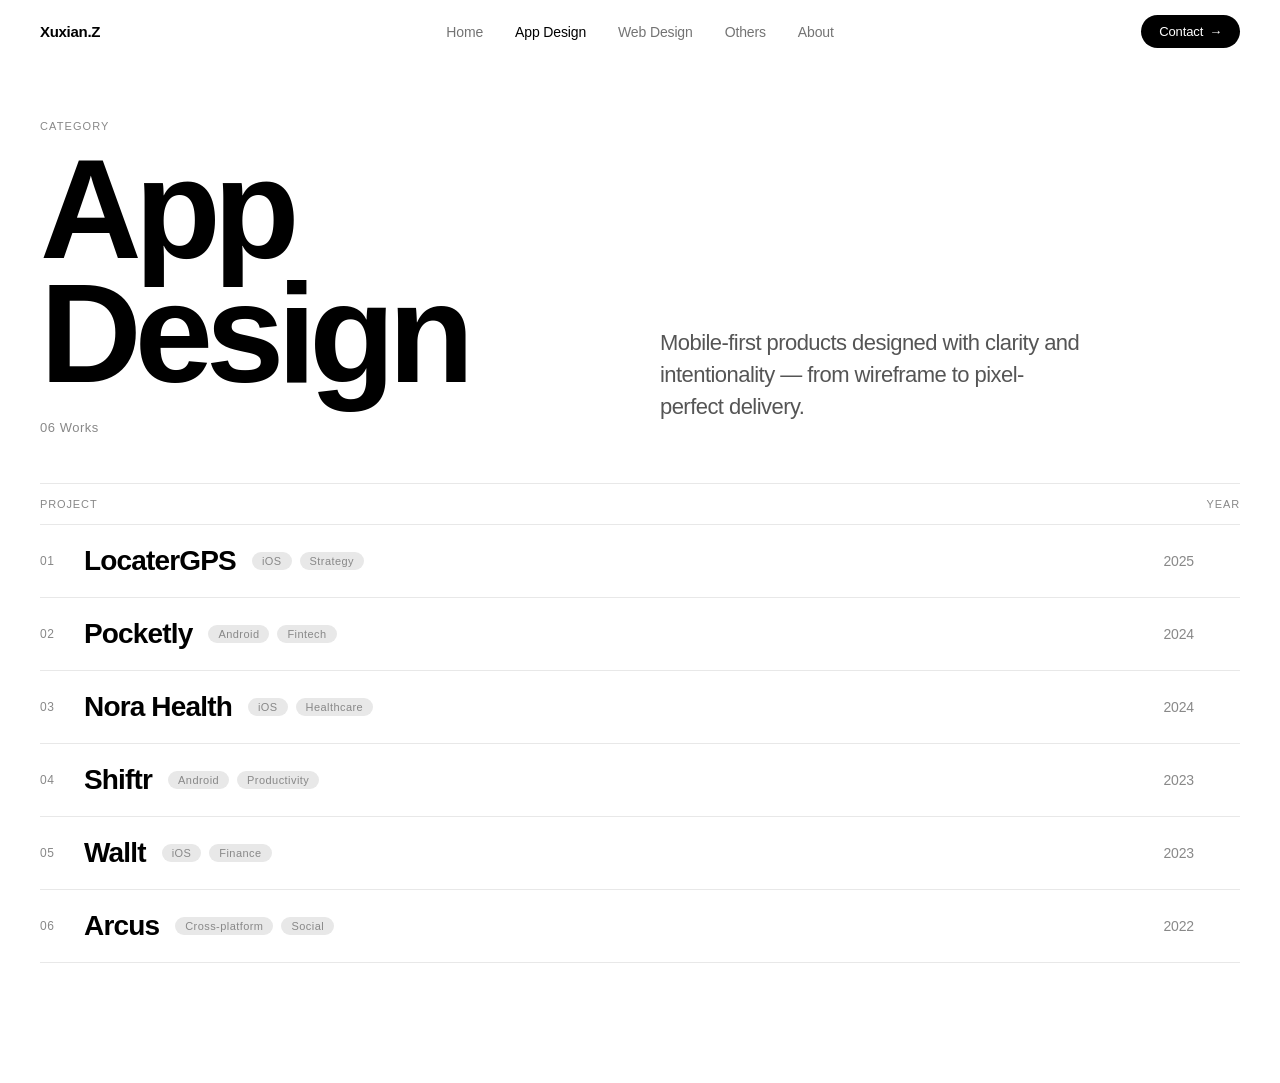
<file: app-design.html>
<!DOCTYPE html>
<html lang="en">
<head>
  <meta charset="UTF-8" />
  <meta name="viewport" content="width=device-width, initial-scale=1.0" />
  <title>Xuxian.Z — App Design</title>
  <link rel="stylesheet" href="global.css" />
</head>
<body class="g-page">

<!--
  ╔══════════════════════════════════════════════════════════════╗
  ║  ✏️  CONTENT CONFIG — app-design.html                        ║
  ║  复制此文件即可生成 web-design.html / others.html            ║
  ║  只需修改 nav 中的 active 项 + PAGE + PROJECTS 三处          ║
  ╠══════════════════════════════════════════════════════════════╣
  ║                                                              ║
  ║  【SITE】全站通用（与其他页面保持一致）                      ║
  ║    nav.active   将当前页对应条目改为 true，其余为 false      ║
  ║                                                              ║
  ║  【PAGE】类别页内容                                          ║
  ║    categoryTitle  左侧超大分类标题（如 "App\nDesign"）       ║
  ║                   支持 \n 换行，可主动控制断行位置           ║
  ║    categoryLabel  标题上方的小标签文字                       ║
  ║    count          作品总数（显示在标题下方，如 "06 Works"）  ║
  ║    description    右上角的分类描述文字                       ║
  ║                                                              ║
  ║  【PROJECTS】作品列表（列表式布局）                          ║
  ║    name    作品名称（左对齐，点击跳转）                      ║
  ║    year    年份（右对齐）                                    ║
  ║    tags    标签数组（年份左侧，中灰色）                      ║
  ║    href    跳转页面文件名                                    ║
  ║                                                              ║
  ╚══════════════════════════════════════════════════════════════╝
-->

<script id="PAGE_CONFIG" type="application/json">
{
  "SITE": {
    "logo": "Xuxian.Z",
    "nav": [
      { "label": "Home",       "href": "index.html",      "active": false },
      { "label": "App Design", "href": "app-design.html", "active": true  },
      { "label": "Web Design", "href": "web-design.html", "active": false },
      { "label": "Others",     "href": "others.html",     "active": false },
      { "label": "About",      "href": "about.html",      "active": false }
    ],
    "contactHref": "#"
  },

  "PAGE": {
    "categoryTitle": "App\nDesign",
    "categoryLabel": "Category",
    "count":         "06 Works",
    "description":   "Mobile-first products designed with clarity and intentionality — from wireframe to pixel-perfect delivery."
  },

  "PROJECTS": [
    {
      "name": "LocaterGPS",
      "year": "2025",
      "tags": ["iOS", "Strategy"],
      "href": "project-locatergps.html"
    },
    {
      "name": "Pocketly",
      "year": "2024",
      "tags": ["Android", "Fintech"],
      "href": "project-pocketly.html"
    },
    {
      "name": "Nora Health",
      "year": "2024",
      "tags": ["iOS", "Healthcare"],
      "href": "project-nora-health.html"
    },
    {
      "name": "Shiftr",
      "year": "2023",
      "tags": ["Android", "Productivity"],
      "href": "project-shiftr.html"
    },
    {
      "name": "Wallt",
      "year": "2023",
      "tags": ["iOS", "Finance"],
      "href": "project-wallt.html"
    },
    {
      "name": "Arcus",
      "year": "2022",
      "tags": ["Cross-platform", "Social"],
      "href": "project-arcus.html"
    }
  ]
}
</script>

<!-- ================================================================
     ⚙️  渲染层（通常无需修改）
     ================================================================ -->

<style>
  /* ── 类别页专属样式 ── */

  /* 上方区域：左侧超大标题 + 右侧描述 */
  .cat-hero {
    display: grid;
    grid-template-columns: 1fr 1fr;
    align-items: end;
    padding: 56px var(--page-px) 0;
    gap: 40px;
    animation: g-fadeUp 0.8s var(--ease-spring) both;
  }

  /* 标题侧 */
  .cat-title-col {}

  .cat-label {
    font-size: 11px;
    font-weight: 500;
    letter-spacing: 0.1em;
    text-transform: uppercase;
    color: var(--gray);
    margin-bottom: 16px;
  }

  .cat-title {
    font-size: clamp(64px, 11vw, 150px);
    font-weight: 800;
    letter-spacing: -0.05em;
    line-height: 0.88;
    white-space: pre-line; /* 支持 \n 换行 */
  }

  .cat-count {
    margin-top: 24px;
    font-size: 13px;
    color: var(--gray);
    letter-spacing: 0.04em;
    font-weight: 500;
  }

  /* 描述侧 */
  .cat-desc-col {
    padding-bottom: 12px;
  }

  .cat-desc {
    font-size: clamp(16px, 2vw, 22px);
    font-weight: 500;
    letter-spacing: -0.025em;
    line-height: 1.45;
    color: var(--gray-mid);
    max-width: 420px;
  }

  /* 分隔线 */
  .cat-divider {
    border: none;
    border-top: 1px solid var(--light-gray);
    margin: 48px var(--page-px) 0;
  }

  /* ── 列表区 ── */
  .cat-list {
    padding: 0 var(--page-px) 120px;
    animation: g-fadeUp 0.8s 0.15s var(--ease-spring) both;
  }

  /* 表头 */
  .cat-list-header {
    display: flex;
    justify-content: space-between;
    align-items: center;
    padding: 14px 0;
    border-bottom: 1px solid var(--light-gray);
  }

  .cat-list-header span {
    font-size: 11px;
    font-weight: 500;
    letter-spacing: 0.08em;
    text-transform: uppercase;
    color: var(--gray);
  }

  /* 每一行 */
  .cat-row {
    display: flex;
    justify-content: space-between;
    align-items: center;
    padding: 0 0;
    border-bottom: 1px solid var(--light-gray);
    text-decoration: none;
    color: inherit;
    cursor: pointer;
    transition: background 0.18s ease;
    /* 溢出动画 */
    position: relative;
    overflow: hidden;
  }

  /* 行内悬停背景滑入 */
  .cat-row::before {
    content: '';
    position: absolute;
    inset: 0;
    background: var(--off-white);
    transform: translateX(-100%);
    transition: transform 0.3s var(--ease-spring);
    z-index: 0;
  }
  .cat-row:hover::before { transform: translateX(0); }

  .cat-row-left,
  .cat-row-right {
    position: relative;
    z-index: 1;
    display: flex;
    align-items: center;
    gap: 16px;
    padding: 20px 0;
  }

  /* 序号 */
  .cat-row-num {
    font-size: 12px;
    font-weight: 500;
    color: var(--gray);
    letter-spacing: 0.04em;
    min-width: 28px;
    flex-shrink: 0;
  }

  /* 作品名 */
  .cat-row-name {
    font-size: clamp(18px, 2.4vw, 28px);
    font-weight: 700;
    letter-spacing: -0.03em;
    transition: letter-spacing 0.25s ease;
  }
  .cat-row:hover .cat-row-name { letter-spacing: -0.01em; }

  /* 标签 */
  .cat-row-tags {
    display: flex;
    gap: 8px;
    flex-shrink: 0;
  }

  .cat-row-tag {
    font-size: 11px;
    font-weight: 500;
    letter-spacing: 0.04em;
    color: var(--gray);
    background: var(--light-gray);
    padding: 3px 10px;
    border-radius: 100px;
    white-space: nowrap;
    transition: background 0.2s ease, color 0.2s ease;
  }
  .cat-row:hover .cat-row-tag {
    background: #ddd;
    color: var(--black);
  }

  /* 年份 */
  .cat-row-year {
    font-size: 14px;
    font-weight: 400;
    color: var(--gray);
    letter-spacing: -0.01em;
    white-space: nowrap;
    min-width: 44px;
    text-align: right;
  }

  /* 跳转箭头 */
  .cat-row-arrow {
    font-size: 18px;
    color: var(--black);
    opacity: 0;
    transform: translateX(-8px);
    transition: opacity 0.2s ease, transform 0.2s var(--ease-spring);
    margin-left: 12px;
  }
  .cat-row:hover .cat-row-arrow {
    opacity: 1;
    transform: translateX(0);
  }

  /* ── Responsive ── */
  @media (max-width: 768px) {
    .cat-hero { grid-template-columns: 1fr; padding: 40px var(--page-px-mob) 0; gap: 24px; }
    .cat-desc-col { padding-bottom: 0; }
    .cat-divider  { margin: 36px var(--page-px-mob) 0; }
    .cat-list     { padding: 0 var(--page-px-mob) 80px; }
    .cat-row-tags { display: none; } /* 小屏隐藏标签 */
    .cat-row-name { font-size: 18px; }
  }
</style>

<!-- ── HEADER ── -->
<header class="g-header" id="g-header">
  <a href="index.html" class="g-logo" id="g-logo"></a>
  <nav class="g-nav" id="g-nav"></nav>
  <a href="#" class="g-btn-contact" id="g-contact">Contact <span class="arrow">→</span></a>
</header>

<!-- ================================================================
     📌  类别页核心内容区 — HERO（左侧大标题 + 右侧描述）
     ================================================================ -->
<div class="cat-hero">
  <div class="cat-title-col">
    <p class="cat-label"   id="cat-label"></p>
    <h1 class="cat-title"  id="cat-title"></h1>
    <p class="cat-count"   id="cat-count"></p>
  </div>
  <div class="cat-desc-col">
    <p class="cat-desc" id="cat-desc"></p>
  </div>
</div>

<hr class="cat-divider" />

<!-- ================================================================
     📌  类别页核心内容区 — PROJECT LIST（列表布局）
     ================================================================ -->
<section class="cat-list">
  <div class="cat-list-header">
    <span>Project</span>
    <span>Year</span>
  </div>
  <div id="cat-rows"></div>
</section>

<script src="global-nav.js"></script>
<script>
  const cfg = JSON.parse(document.getElementById('PAGE_CONFIG').textContent);

  // ── Hero ──
  document.getElementById('cat-label').textContent = cfg.PAGE.categoryLabel;
  document.getElementById('cat-title').textContent = cfg.PAGE.categoryTitle;
  document.getElementById('cat-count').textContent = cfg.PAGE.count;
  document.getElementById('cat-desc').textContent  = cfg.PAGE.description;

  // ── Project List ──
  const rows = document.getElementById('cat-rows');
  cfg.PROJECTS.forEach((p, i) => {
    const a = document.createElement('a');
    a.href      = p.href;
    a.className = 'cat-row';
    a.innerHTML = `
      <div class="cat-row-left">
        <span class="cat-row-num">${String(i + 1).padStart(2, '0')}</span>
        <span class="cat-row-name">${p.name}</span>
        <div class="cat-row-tags">
          ${p.tags.map(t => `<span class="cat-row-tag">${t}</span>`).join('')}
        </div>
      </div>
      <div class="cat-row-right">
        <span class="cat-row-year">${p.year}</span>
        <span class="cat-row-arrow">→</span>
      </div>`;
    rows.appendChild(a);
  });

  // ── Header 滚动边框 ──
  const hdr = document.getElementById('g-header');
  window.addEventListener('scroll', () =>
    hdr.classList.toggle('is-scrolled', scrollY > 10), { passive: true });
</script>

</body>
</html>
</file>
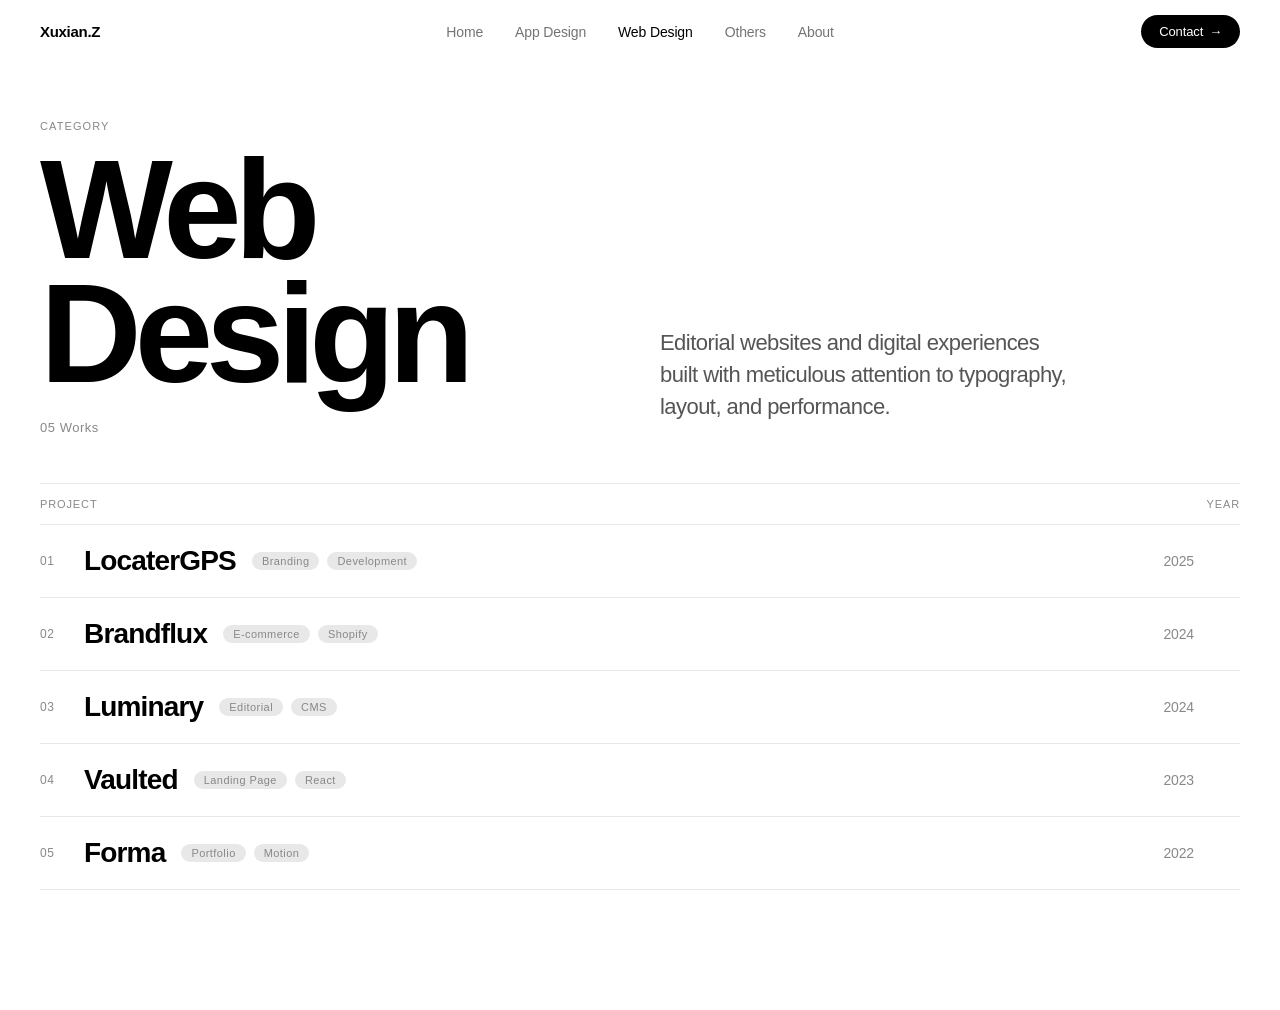
<file: web-design.html>
<!DOCTYPE html>
<html lang="en">
<head>
  <meta charset="UTF-8" />
  <meta name="viewport" content="width=device-width, initial-scale=1.0" />
  <title>Xuxian.Z — Web Design</title>
  <link rel="stylesheet" href="global.css" />
</head>
<body class="g-page">

<!--
  ╔══════════════════════════════════════════════════════════════╗
  ║  ✏️  CONTENT CONFIG — web-design.html                        ║
  ║  复制此文件即可生成 web-design.html / others.html            ║
  ║  只需修改 nav 中的 active 项 + PAGE + PROJECTS 三处          ║
  ╠══════════════════════════════════════════════════════════════╣
  ║                                                              ║
  ║  【SITE】全站通用（与其他页面保持一致）                      ║
  ║    nav.active   将当前页对应条目改为 true，其余为 false      ║
  ║                                                              ║
  ║  【PAGE】类别页内容                                          ║
  ║    categoryTitle  左侧超大分类标题（如 "App\nDesign"）       ║
  ║                   支持 \n 换行，可主动控制断行位置           ║
  ║    categoryLabel  标题上方的小标签文字                       ║
  ║    count          作品总数（显示在标题下方，如 "06 Works"）  ║
  ║    description    右上角的分类描述文字                       ║
  ║                                                              ║
  ║  【PROJECTS】作品列表（列表式布局）                          ║
  ║    name    作品名称（左对齐，点击跳转）                      ║
  ║    year    年份（右对齐）                                    ║
  ║    tags    标签数组（年份左侧，中灰色）                      ║
  ║    href    跳转页面文件名                                    ║
  ║                                                              ║
  ╚══════════════════════════════════════════════════════════════╝
-->

<script id="PAGE_CONFIG" type="application/json">
{
  "SITE": {
    "logo": "Xuxian.Z",
    "nav": [
      { "label": "Home",       "href": "index.html",      "active": false },
      { "label": "App Design", "href": "app-design.html", "active": false },
      { "label": "Web Design", "href": "web-design.html", "active": true  },
      { "label": "Others",     "href": "others.html",     "active": false },
      { "label": "About",      "href": "about.html",      "active": false }
    ],
    "contactHref": "#"
  },

  "PAGE": {
    "categoryTitle": "Web\nDesign",
    "categoryLabel": "Category",
    "count":         "05 Works",
    "description":   "Editorial websites and digital experiences built with meticulous attention to typography, layout, and performance."
  },

  "PROJECTS": [
    {
      "name": "LocaterGPS",
      "year": "2025",
      "tags": ["Branding", "Development"],
      "href": "project-locatergps.html"
    },
    {
      "name": "Brandflux",
      "year": "2024",
      "tags": ["E-commerce", "Shopify"],
      "href": "project-brandflux.html"
    },
    {
      "name": "Luminary",
      "year": "2024",
      "tags": ["Editorial", "CMS"],
      "href": "project-luminary.html"
    },
    {
      "name": "Vaulted",
      "year": "2023",
      "tags": ["Landing Page", "React"],
      "href": "project-vaulted.html"
    },
    {
      "name": "Forma",
      "year": "2022",
      "tags": ["Portfolio", "Motion"],
      "href": "project-forma.html"
    }
  ]
}
</script>

<!-- ================================================================
     ⚙️  渲染层（通常无需修改）
     ================================================================ -->

<style>
  /* ── 类别页专属样式 ── */

  /* 上方区域：左侧超大标题 + 右侧描述 */
  .cat-hero {
    display: grid;
    grid-template-columns: 1fr 1fr;
    align-items: end;
    padding: 56px var(--page-px) 0;
    gap: 40px;
    animation: g-fadeUp 0.8s var(--ease-spring) both;
  }

  /* 标题侧 */
  .cat-title-col {}

  .cat-label {
    font-size: 11px;
    font-weight: 500;
    letter-spacing: 0.1em;
    text-transform: uppercase;
    color: var(--gray);
    margin-bottom: 16px;
  }

  .cat-title {
    font-size: clamp(64px, 11vw, 150px);
    font-weight: 800;
    letter-spacing: -0.05em;
    line-height: 0.88;
    white-space: pre-line; /* 支持 \n 换行 */
  }

  .cat-count {
    margin-top: 24px;
    font-size: 13px;
    color: var(--gray);
    letter-spacing: 0.04em;
    font-weight: 500;
  }

  /* 描述侧 */
  .cat-desc-col {
    padding-bottom: 12px;
  }

  .cat-desc {
    font-size: clamp(16px, 2vw, 22px);
    font-weight: 500;
    letter-spacing: -0.025em;
    line-height: 1.45;
    color: var(--gray-mid);
    max-width: 420px;
  }

  /* 分隔线 */
  .cat-divider {
    border: none;
    border-top: 1px solid var(--light-gray);
    margin: 48px var(--page-px) 0;
  }

  /* ── 列表区 ── */
  .cat-list {
    padding: 0 var(--page-px) 120px;
    animation: g-fadeUp 0.8s 0.15s var(--ease-spring) both;
  }

  /* 表头 */
  .cat-list-header {
    display: flex;
    justify-content: space-between;
    align-items: center;
    padding: 14px 0;
    border-bottom: 1px solid var(--light-gray);
  }

  .cat-list-header span {
    font-size: 11px;
    font-weight: 500;
    letter-spacing: 0.08em;
    text-transform: uppercase;
    color: var(--gray);
  }

  /* 每一行 */
  .cat-row {
    display: flex;
    justify-content: space-between;
    align-items: center;
    padding: 0 0;
    border-bottom: 1px solid var(--light-gray);
    text-decoration: none;
    color: inherit;
    cursor: pointer;
    transition: background 0.18s ease;
    /* 溢出动画 */
    position: relative;
    overflow: hidden;
  }

  /* 行内悬停背景滑入 */
  .cat-row::before {
    content: '';
    position: absolute;
    inset: 0;
    background: var(--off-white);
    transform: translateX(-100%);
    transition: transform 0.3s var(--ease-spring);
    z-index: 0;
  }
  .cat-row:hover::before { transform: translateX(0); }

  .cat-row-left,
  .cat-row-right {
    position: relative;
    z-index: 1;
    display: flex;
    align-items: center;
    gap: 16px;
    padding: 20px 0;
  }

  /* 序号 */
  .cat-row-num {
    font-size: 12px;
    font-weight: 500;
    color: var(--gray);
    letter-spacing: 0.04em;
    min-width: 28px;
    flex-shrink: 0;
  }

  /* 作品名 */
  .cat-row-name {
    font-size: clamp(18px, 2.4vw, 28px);
    font-weight: 700;
    letter-spacing: -0.03em;
    transition: letter-spacing 0.25s ease;
  }
  .cat-row:hover .cat-row-name { letter-spacing: -0.01em; }

  /* 标签 */
  .cat-row-tags {
    display: flex;
    gap: 8px;
    flex-shrink: 0;
  }

  .cat-row-tag {
    font-size: 11px;
    font-weight: 500;
    letter-spacing: 0.04em;
    color: var(--gray);
    background: var(--light-gray);
    padding: 3px 10px;
    border-radius: 100px;
    white-space: nowrap;
    transition: background 0.2s ease, color 0.2s ease;
  }
  .cat-row:hover .cat-row-tag {
    background: #ddd;
    color: var(--black);
  }

  /* 年份 */
  .cat-row-year {
    font-size: 14px;
    font-weight: 400;
    color: var(--gray);
    letter-spacing: -0.01em;
    white-space: nowrap;
    min-width: 44px;
    text-align: right;
  }

  /* 跳转箭头 */
  .cat-row-arrow {
    font-size: 18px;
    color: var(--black);
    opacity: 0;
    transform: translateX(-8px);
    transition: opacity 0.2s ease, transform 0.2s var(--ease-spring);
    margin-left: 12px;
  }
  .cat-row:hover .cat-row-arrow {
    opacity: 1;
    transform: translateX(0);
  }

  /* ── Responsive ── */
  @media (max-width: 768px) {
    .cat-hero { grid-template-columns: 1fr; padding: 40px var(--page-px-mob) 0; gap: 24px; }
    .cat-desc-col { padding-bottom: 0; }
    .cat-divider  { margin: 36px var(--page-px-mob) 0; }
    .cat-list     { padding: 0 var(--page-px-mob) 80px; }
    .cat-row-tags { display: none; } /* 小屏隐藏标签 */
    .cat-row-name { font-size: 18px; }
  }
</style>

<!-- ── HEADER ── -->
<header class="g-header" id="g-header">
  <a href="index.html" class="g-logo" id="g-logo"></a>
  <nav class="g-nav" id="g-nav"></nav>
  <a href="#" class="g-btn-contact" id="g-contact">Contact <span class="arrow">→</span></a>
</header>

<!-- ================================================================
     📌  类别页核心内容区 — HERO（左侧大标题 + 右侧描述）
     ================================================================ -->
<div class="cat-hero">
  <div class="cat-title-col">
    <p class="cat-label"   id="cat-label"></p>
    <h1 class="cat-title"  id="cat-title"></h1>
    <p class="cat-count"   id="cat-count"></p>
  </div>
  <div class="cat-desc-col">
    <p class="cat-desc" id="cat-desc"></p>
  </div>
</div>

<hr class="cat-divider" />

<!-- ================================================================
     📌  类别页核心内容区 — PROJECT LIST（列表布局）
     ================================================================ -->
<section class="cat-list">
  <div class="cat-list-header">
    <span>Project</span>
    <span>Year</span>
  </div>
  <div id="cat-rows"></div>
</section>

<script src="global-nav.js"></script>
<script>
  const cfg = JSON.parse(document.getElementById('PAGE_CONFIG').textContent);

  // ── Hero ──
  document.getElementById('cat-label').textContent = cfg.PAGE.categoryLabel;
  document.getElementById('cat-title').textContent = cfg.PAGE.categoryTitle;
  document.getElementById('cat-count').textContent = cfg.PAGE.count;
  document.getElementById('cat-desc').textContent  = cfg.PAGE.description;

  // ── Project List ──
  const rows = document.getElementById('cat-rows');
  cfg.PROJECTS.forEach((p, i) => {
    const a = document.createElement('a');
    a.href      = p.href;
    a.className = 'cat-row';
    a.innerHTML = `
      <div class="cat-row-left">
        <span class="cat-row-num">${String(i + 1).padStart(2, '0')}</span>
        <span class="cat-row-name">${p.name}</span>
        <div class="cat-row-tags">
          ${p.tags.map(t => `<span class="cat-row-tag">${t}</span>`).join('')}
        </div>
      </div>
      <div class="cat-row-right">
        <span class="cat-row-year">${p.year}</span>
        <span class="cat-row-arrow">→</span>
      </div>`;
    rows.appendChild(a);
  });

  // ── Header 滚动边框 ──
  const hdr = document.getElementById('g-header');
  window.addEventListener('scroll', () =>
    hdr.classList.toggle('is-scrolled', scrollY > 10), { passive: true });
</script>

</body>
</html>
</file>
<file: global.css>
/*
  ================================================================
  global.css — Miller.S 全站通用样式
  ================================================================
  使用方式：在每个 HTML 文件的 <head> 中引入：
    <link rel="stylesheet" href="global.css" />

  覆盖方式：如需修改某页面的特定样式，在 HTML 文件内的
    <style> 标签中写同名选择器即可覆盖（层叠优先级更高）
  ================================================================
*/

/* ─── RESET ───────────────────────────────────── */
*, *::before, *::after {
  box-sizing: border-box;
  margin: 0;
  padding: 0;
}

/* ─── TOKENS（修改这里即可全站换色/换字体）──── */
:root {
  --black:       #000000;
  --white:       #ffffff;
  --gray:        #888888;
  --gray-mid:    #555555;
  --light-gray:  #e8e8e8;
  --off-white:   #f7f7f7;

  --font: -apple-system, BlinkMacSystemFont, "SF Pro Display",
          "Segoe UI", Roboto, Helvetica, Arial, sans-serif;

  --header-h:    64px;      /* Header 高度 */
  --subnav-h:    49px;      /* 返回栏 / 面包屑高度 */
  --page-px:     40px;      /* 页面左右 Padding */
  --page-px-mob: 20px;      /* 移动端左右 Padding */
  --radius-card: 14px;      /* 作品卡片圆角 */
  --radius-img:  16px;      /* 详情页图片圆角 */
  --ease-spring: cubic-bezier(0.16, 1, 0.3, 1);
}

html {
  font-size: 16px;
  -webkit-font-smoothing: antialiased;
  -moz-osx-font-smoothing: grayscale;
}

body {
  background: var(--white);
  color: var(--black);
  font-family: var(--font);
  overflow-x: hidden;
}

img { display: block; max-width: 100%; }
a   { color: inherit; }

/* ─── HEADER ──────────────────────────────────── */
.g-header {
  position: fixed;
  top: 0; left: 0; right: 0;
  z-index: 200;
  display: flex;
  align-items: center;
  justify-content: space-between;
  padding: 0 var(--page-px);
  height: var(--header-h);
  background: rgba(255,255,255,0.92);
  backdrop-filter: blur(14px);
  -webkit-backdrop-filter: blur(14px);
  border-bottom: 1px solid transparent;
  transition: border-color 0.3s ease;
}

.g-header.is-scrolled { border-color: var(--light-gray); }

/* Logo */
.g-logo {
  font-size: 15px;
  font-weight: 700;
  letter-spacing: -0.02em;
  text-decoration: none;
  color: var(--black);
  flex-shrink: 0;
  z-index: 1;
}

/* 居中导航 */
.g-nav {
  display: flex;
  gap: 32px;
  position: absolute;
  left: 50%;
  transform: translateX(-50%);
}

.g-nav a {
  font-size: 14px;
  font-weight: 400;
  text-decoration: none;
  letter-spacing: -0.01em;
  color: var(--black);
  opacity: 0.55;
  transition: opacity 0.2s ease;
  white-space: nowrap;
}

.g-nav a:hover,
.g-nav a.is-active {
  opacity: 1;
}

/* 右侧 Contact 按钮 */
.g-btn-contact {
  display: inline-flex;
  align-items: center;
  gap: 6px;
  padding: 9px 18px;
  background: var(--black);
  color: var(--white);
  font-size: 13px;
  font-weight: 500;
  letter-spacing: -0.01em;
  text-decoration: none;
  border-radius: 100px;
  flex-shrink: 0;
  transition: background 0.2s ease, transform 0.2s ease;
}

.g-btn-contact:hover          { background: #222; transform: translateY(-1px); }
.g-btn-contact .arrow         { transition: transform 0.2s ease; }
.g-btn-contact:hover .arrow   { transform: translateX(2px); }

/* ─── PAGE OFFSET（防止 fixed header 遮住内容）── */
.g-page { padding-top: var(--header-h); }

/* ─── SECTION DIVIDER ─────────────────────────── */
.g-divider {
  border: none;
  border-top: 1px solid var(--light-gray);
  margin: 0 var(--page-px);
}

/* ─── ANIMATIONS ──────────────────────────────── */
@keyframes g-fadeUp {
  from { opacity: 0; transform: translateY(28px); }
  to   { opacity: 1; transform: translateY(0);    }
}

.g-anim-1 { animation: g-fadeUp 0.8s 0.00s var(--ease-spring) both; }
.g-anim-2 { animation: g-fadeUp 0.8s 0.10s var(--ease-spring) both; }
.g-anim-3 { animation: g-fadeUp 0.8s 0.20s var(--ease-spring) both; }
.g-anim-4 { animation: g-fadeUp 0.8s 0.30s var(--ease-spring) both; }

/* ─── RESPONSIVE ──────────────────────────────── */
@media (max-width: 768px) {
  :root { --page-px: var(--page-px-mob); }
  .g-header { padding: 0 var(--page-px-mob); }
  .g-nav    { display: none; }
  .g-divider { margin: 0 var(--page-px-mob); }
}
</file>
